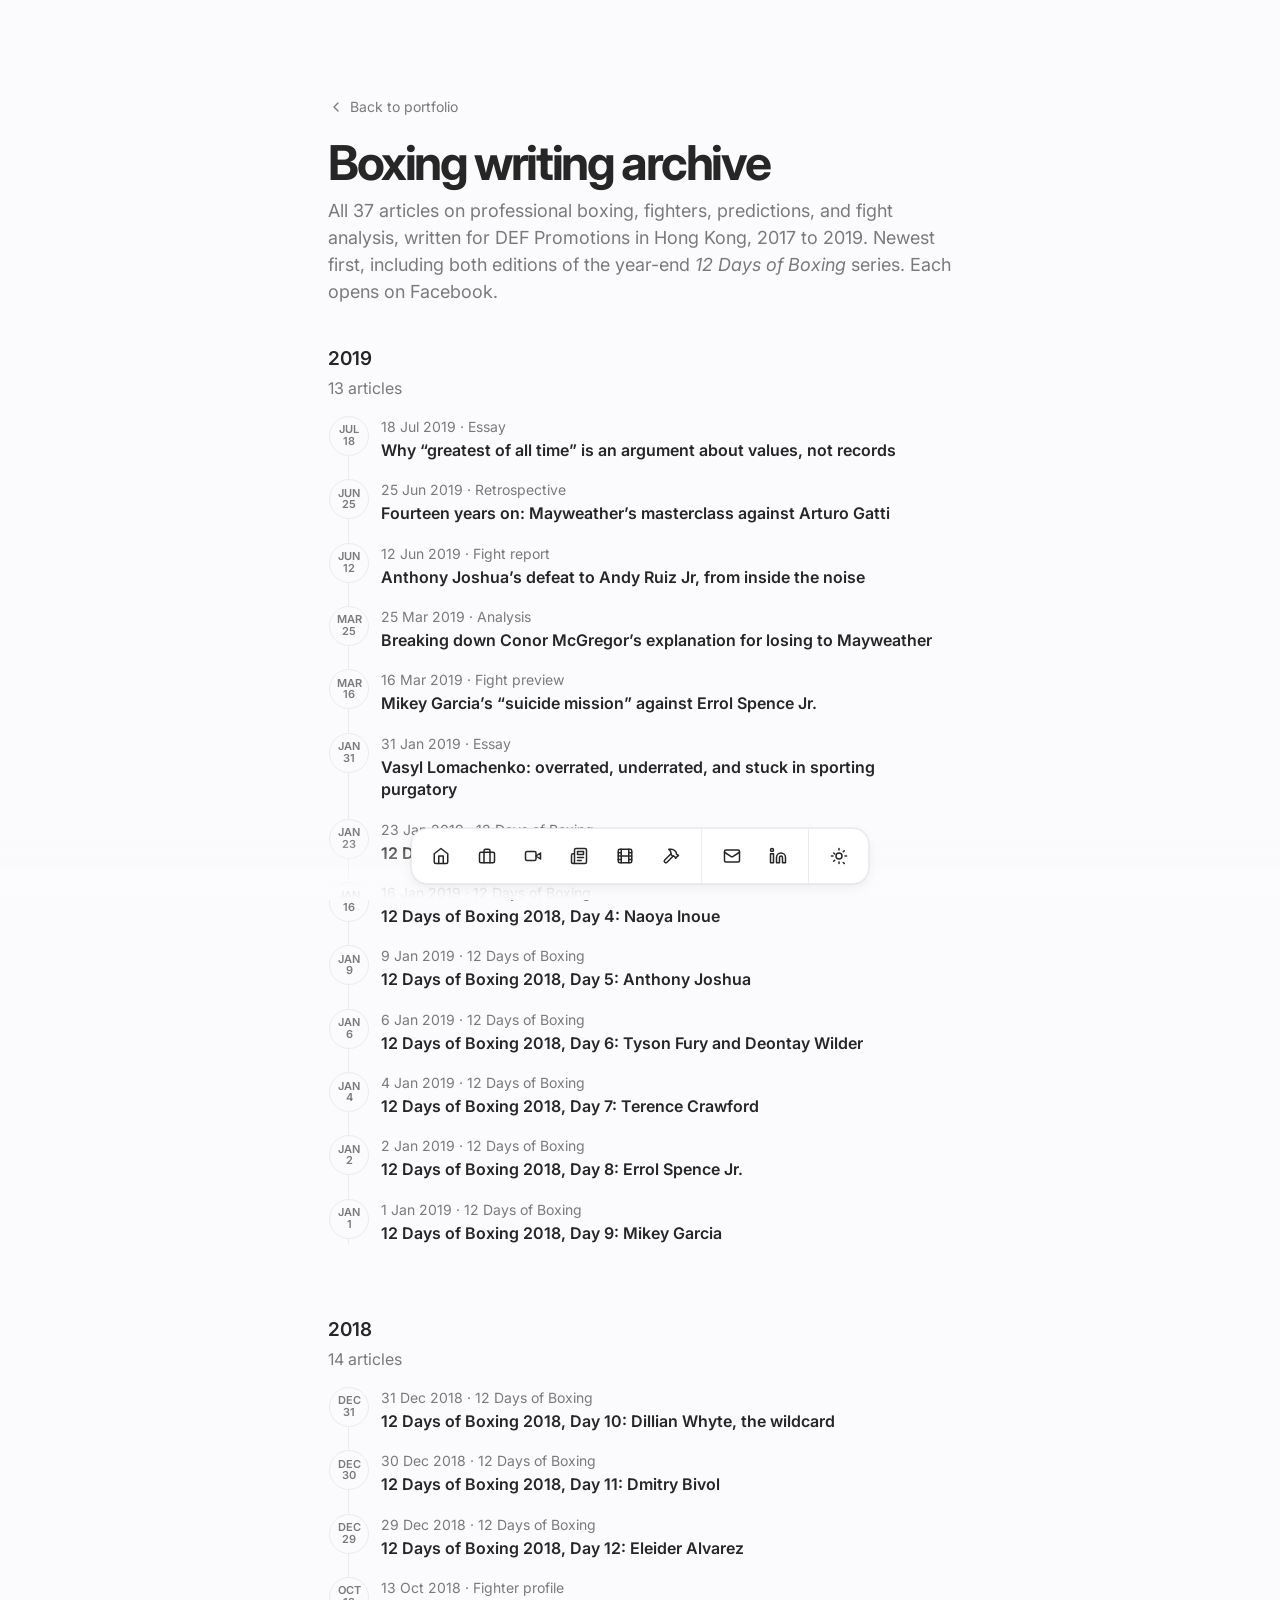
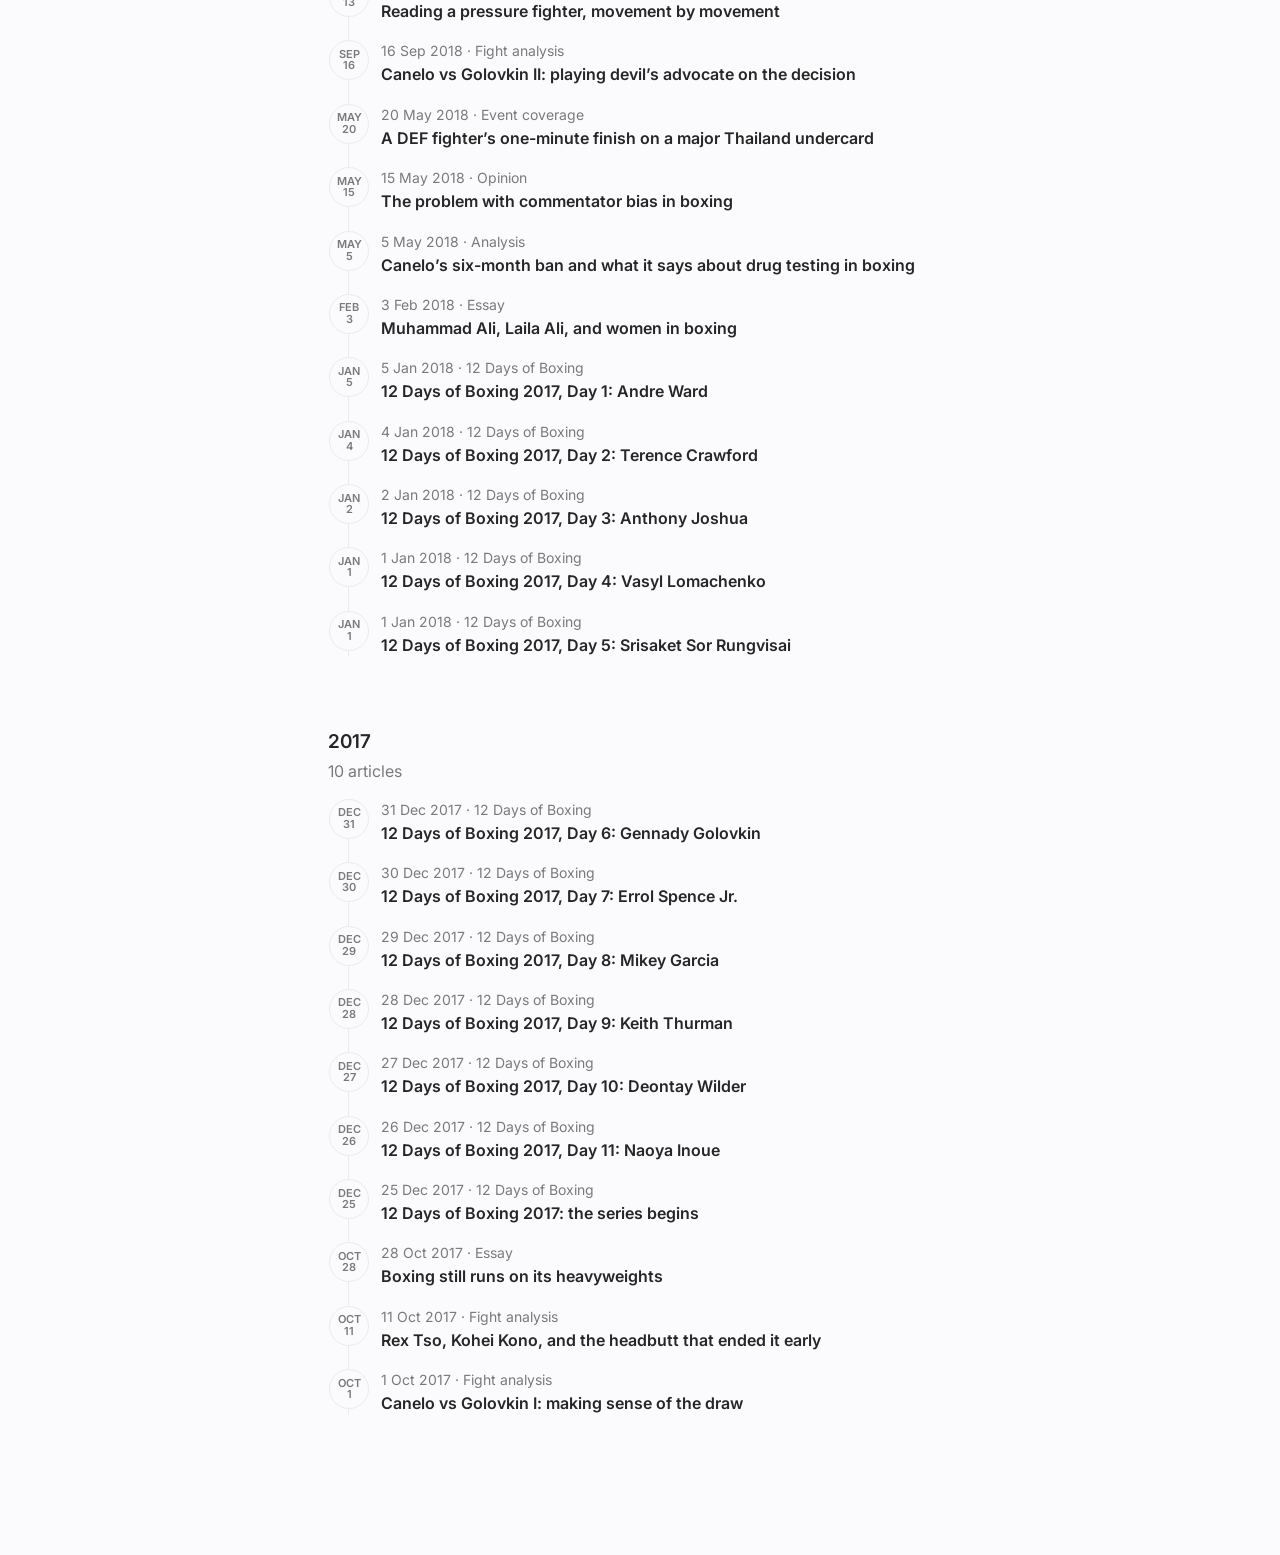
<file: boxing.html>
<!doctype html>
<html lang="en">
<head>
<meta charset="utf-8">
<meta name="viewport" content="width=device-width, initial-scale=1">
<title>Boxing Writing Archive | Irvin Chiu</title>
<meta name="description" content="All 37 boxing articles written by Irvin Chiu for DEF Promotions, Hong Kong, 2017 to 2019.">
<script>
// apply the saved theme before first paint to avoid a flash
(function(){
  try {
    var t = localStorage.getItem('theme');
    if (t === 'dark' || t === 'light') document.documentElement.setAttribute('data-theme', t);
  } catch (e) {}
})();
</script>
<link rel="preconnect" href="https://fonts.googleapis.com">
<link rel="preconnect" href="https://fonts.gstatic.com" crossorigin>
<link href="https://fonts.googleapis.com/css2?family=Inter:wght@400;500;600;700&display=swap" rel="stylesheet">
<link rel="icon" href="favicon.svg" type="image/svg+xml">
<link rel="icon" href="favicon-32.png" sizes="32x32" type="image/png">
<link rel="apple-touch-icon" href="apple-touch-icon.png">
<link rel="stylesheet" href="styles.css">
</head>
<body>

<main id="top">
  <section class="archive-head">
    <a class="back bf" href="index.html#writing"><svg viewBox="0 0 24 24" fill="none" stroke="currentColor" stroke-width="2" stroke-linecap="round" stroke-linejoin="round"><path d="m15 18-6-6 6-6"/></svg>Back to portfolio</a>
    <h1 class="bf" style="--d:.05s">Boxing writing archive</h1>
    <p class="bf" style="--d:.1s">All 37 articles on professional boxing, fighters, predictions, and fight analysis,
    written for DEF Promotions in Hong Kong, 2017 to 2019. Newest first, including both editions of the year-end <em>12 Days of Boxing</em> series. Each opens on Facebook.</p>
  </section>

  <section class="season">
    <h3 class="bf">2019</h3>
    <div class="sub bf">13 articles</div>
    <ul class="timeline">
        <li class="bf"><span class="dot">JUL<br>18</span><time>18 Jul 2019 · Essay</time><a href="https://www.facebook.com/defpromotionshk/posts/2340387839534576">Why &ldquo;greatest of all time&rdquo; is an argument about values, not records</a></li>
        <li class="bf"><span class="dot">JUN<br>25</span><time>25 Jun 2019 · Retrospective</time><a href="https://www.facebook.com/defpromotionshk/posts/2324136434493050">Fourteen years on: Mayweather&rsquo;s masterclass against Arturo Gatti</a></li>
        <li class="bf"><span class="dot">JUN<br>12</span><time>12 Jun 2019 · Fight report</time><a href="https://www.facebook.com/defpromotionshk/posts/2313684732204887">Anthony Joshua&rsquo;s defeat to Andy Ruiz Jr, from inside the noise</a></li>
        <li class="bf"><span class="dot">MAR<br>25</span><time>25 Mar 2019 · Analysis</time><a href="https://www.facebook.com/defpromotionshk/posts/2262193027354058">Breaking down Conor McGregor&rsquo;s explanation for losing to Mayweather</a></li>
        <li class="bf"><span class="dot">MAR<br>16</span><time>16 Mar 2019 · Fight preview</time><a href="https://www.facebook.com/defpromotionshk/posts/2256764441230250">Mikey Garcia&rsquo;s &ldquo;suicide mission&rdquo; against Errol Spence Jr.</a></li>
        <li class="bf"><span class="dot">JAN<br>31</span><time>31 Jan 2019 · Essay</time><a href="https://www.facebook.com/defpromotionshk/posts/2230435537196474">Vasyl Lomachenko: overrated, underrated, and stuck in sporting purgatory</a></li>
        <li class="bf"><span class="dot">JAN<br>23</span><time>23 Jan 2019 · 12 Days of Boxing</time><a href="https://www.facebook.com/defpromotionshk/posts/2226236464283048">12 Days of Boxing 2018, Day 3: Canelo Alvarez</a></li>
        <li class="bf"><span class="dot">JAN<br>16</span><time>16 Jan 2019 · 12 Days of Boxing</time><a href="https://www.facebook.com/defpromotionshk/posts/2221650928074935">12 Days of Boxing 2018, Day 4: Naoya Inoue</a></li>
        <li class="bf"><span class="dot">JAN<br>9</span><time>9 Jan 2019 · 12 Days of Boxing</time><a href="https://www.facebook.com/defpromotionshk/posts/2217426078497420">12 Days of Boxing 2018, Day 5: Anthony Joshua</a></li>
        <li class="bf"><span class="dot">JAN<br>6</span><time>6 Jan 2019 · 12 Days of Boxing</time><a href="https://www.facebook.com/defpromotionshk/posts/2215577562015605">12 Days of Boxing 2018, Day 6: Tyson Fury and Deontay Wilder</a></li>
        <li class="bf"><span class="dot">JAN<br>4</span><time>4 Jan 2019 · 12 Days of Boxing</time><a href="https://www.facebook.com/defpromotionshk/posts/2214387558801272">12 Days of Boxing 2018, Day 7: Terence Crawford</a></li>
        <li class="bf"><span class="dot">JAN<br>2</span><time>2 Jan 2019 · 12 Days of Boxing</time><a href="https://www.facebook.com/defpromotionshk/posts/2213280178912010">12 Days of Boxing 2018, Day 8: Errol Spence Jr.</a></li>
        <li class="bf"><span class="dot">JAN<br>1</span><time>1 Jan 2019 · 12 Days of Boxing</time><a href="https://www.facebook.com/defpromotionshk/posts/2212662948973733">12 Days of Boxing 2018, Day 9: Mikey Garcia</a></li>
    </ul>
  </section>

  <section class="season">
    <h3 class="bf">2018</h3>
    <div class="sub bf">14 articles</div>
    <ul class="timeline">
        <li class="bf"><span class="dot">DEC<br>31</span><time>31 Dec 2018 · 12 Days of Boxing</time><a href="https://www.facebook.com/defpromotionshk/posts/2211594885747206">12 Days of Boxing 2018, Day 10: Dillian Whyte, the wildcard</a></li>
        <li class="bf"><span class="dot">DEC<br>30</span><time>30 Dec 2018 · 12 Days of Boxing</time><a href="https://www.facebook.com/defpromotionshk/posts/2210998692473492">12 Days of Boxing 2018, Day 11: Dmitry Bivol</a></li>
        <li class="bf"><span class="dot">DEC<br>29</span><time>29 Dec 2018 · 12 Days of Boxing</time><a href="https://www.facebook.com/defpromotionshk/posts/2210406159199412">12 Days of Boxing 2018, Day 12: Eleider Alvarez</a></li>
        <li class="bf"><span class="dot">OCT<br>13</span><time>13 Oct 2018 · Fighter profile</time><a href="https://www.facebook.com/defpromotionshk/posts/2165475387025823">Reading a pressure fighter, movement by movement</a></li>
        <li class="bf"><span class="dot">SEP<br>16</span><time>16 Sep 2018 · Fight analysis</time><a href="https://www.facebook.com/defpromotionshk/posts/2152259141680781">Canelo vs Golovkin II: playing devil&rsquo;s advocate on the decision</a></li>
        <li class="bf"><span class="dot">MAY<br>20</span><time>20 May 2018 · Event coverage</time><a href="https://www.facebook.com/defpromotionshk/videos/2053446924895337/">A DEF fighter&rsquo;s one-minute finish on a major Thailand undercard</a></li>
        <li class="bf"><span class="dot">MAY<br>15</span><time>15 May 2018 · Opinion</time><a href="https://www.facebook.com/defpromotionshk/posts/2050914525148577">The problem with commentator bias in boxing</a></li>
        <li class="bf"><span class="dot">MAY<br>5</span><time>5 May 2018 · Analysis</time><a href="https://www.facebook.com/defpromotionshk/posts/2046081438965219">Canelo&rsquo;s six-month ban and what it says about drug testing in boxing</a></li>
        <li class="bf"><span class="dot">FEB<br>3</span><time>3 Feb 2018 · Essay</time><a href="https://www.facebook.com/defpromotionshk/posts/2001072613466102">Muhammad Ali, Laila Ali, and women in boxing</a></li>
        <li class="bf"><span class="dot">JAN<br>5</span><time>5 Jan 2018 · 12 Days of Boxing</time><a href="https://www.facebook.com/defpromotionshk/posts/1986388244934539">12 Days of Boxing 2017, Day 1: Andre Ward</a></li>
        <li class="bf"><span class="dot">JAN<br>4</span><time>4 Jan 2018 · 12 Days of Boxing</time><a href="https://www.facebook.com/defpromotionshk/posts/1985917564981607">12 Days of Boxing 2017, Day 2: Terence Crawford</a></li>
        <li class="bf"><span class="dot">JAN<br>2</span><time>2 Jan 2018 · 12 Days of Boxing</time><a href="https://www.facebook.com/defpromotionshk/posts/1985404825032881">12 Days of Boxing 2017, Day 3: Anthony Joshua</a></li>
        <li class="bf"><span class="dot">JAN<br>1</span><time>1 Jan 2018 · 12 Days of Boxing</time><a href="https://www.facebook.com/defpromotionshk/posts/1984987931741237">12 Days of Boxing 2017, Day 4: Vasyl Lomachenko</a></li>
        <li class="bf"><span class="dot">JAN<br>1</span><time>1 Jan 2018 · 12 Days of Boxing</time><a href="https://www.facebook.com/defpromotionshk/posts/1984547558451941">12 Days of Boxing 2017, Day 5: Srisaket Sor Rungvisai</a></li>
    </ul>
  </section>

  <section class="season">
    <h3 class="bf">2017</h3>
    <div class="sub bf">10 articles</div>
    <ul class="timeline">
        <li class="bf"><span class="dot">DEC<br>31</span><time>31 Dec 2017 · 12 Days of Boxing</time><a href="https://www.facebook.com/defpromotionshk/posts/1983961465177217">12 Days of Boxing 2017, Day 6: Gennady Golovkin</a></li>
        <li class="bf"><span class="dot">DEC<br>30</span><time>30 Dec 2017 · 12 Days of Boxing</time><a href="https://www.facebook.com/defpromotionshk/posts/1983533345220029">12 Days of Boxing 2017, Day 7: Errol Spence Jr.</a></li>
        <li class="bf"><span class="dot">DEC<br>29</span><time>29 Dec 2017 · 12 Days of Boxing</time><a href="https://www.facebook.com/defpromotionshk/posts/1983125031927527">12 Days of Boxing 2017, Day 8: Mikey Garcia</a></li>
        <li class="bf"><span class="dot">DEC<br>28</span><time>28 Dec 2017 · 12 Days of Boxing</time><a href="https://www.facebook.com/defpromotionshk/posts/1982673258639371">12 Days of Boxing 2017, Day 9: Keith Thurman</a></li>
        <li class="bf"><span class="dot">DEC<br>27</span><time>27 Dec 2017 · 12 Days of Boxing</time><a href="https://www.facebook.com/defpromotionshk/posts/1982275568679140">12 Days of Boxing 2017, Day 10: Deontay Wilder</a></li>
        <li class="bf"><span class="dot">DEC<br>26</span><time>26 Dec 2017 · 12 Days of Boxing</time><a href="https://www.facebook.com/defpromotionshk/posts/1981826968724000">12 Days of Boxing 2017, Day 11: Naoya Inoue</a></li>
        <li class="bf"><span class="dot">DEC<br>25</span><time>25 Dec 2017 · 12 Days of Boxing</time><a href="https://www.facebook.com/defpromotionshk/posts/1981475538759143">12 Days of Boxing 2017: the series begins</a></li>
        <li class="bf"><span class="dot">OCT<br>28</span><time>28 Oct 2017 · Essay</time><a href="https://www.facebook.com/defpromotionshk/posts/1954164738156890">Boxing still runs on its heavyweights</a></li>
        <li class="bf"><span class="dot">OCT<br>11</span><time>11 Oct 2017 · Fight analysis</time><a href="https://www.facebook.com/defpromotionshk/posts/1946494005590630">Rex Tso, Kohei Kono, and the headbutt that ended it early</a></li>
        <li class="bf"><span class="dot">OCT<br>1</span><time>1 Oct 2017 · Fight analysis</time><a href="https://www.facebook.com/defpromotionshk/posts/1942253439348020">Canelo vs Golovkin I: making sense of the draw</a></li>
    </ul>
  </section>
</main>

<!-- Dock -->
<div class="dock-fade" aria-hidden="true"></div>
<div class="dock-wrap">
  <nav class="dock" aria-label="Site">
    <a href="index.html" data-tip="Home" aria-label="Home"><svg viewBox="0 0 24 24" fill="none" stroke="currentColor" stroke-width="2" stroke-linecap="round" stroke-linejoin="round"><path d="m3 9 9-7 9 7v11a2 2 0 0 1-2 2H5a2 2 0 0 1-2-2z"/><polyline points="9 22 9 12 15 12 15 22"/></svg></a>
    <a href="index.html#work" data-tip="Selected work" aria-label="Selected work"><svg viewBox="0 0 24 24" fill="none" stroke="currentColor" stroke-width="2" stroke-linecap="round" stroke-linejoin="round"><rect width="20" height="14" x="2" y="7" rx="2"/><path d="M16 21V5a2 2 0 0 0-2-2h-4a2 2 0 0 0-2 2v16"/></svg></a>
    <a href="index.html#broadcast" data-tip="Broadcast" aria-label="Broadcast"><svg viewBox="0 0 24 24" fill="none" stroke="currentColor" stroke-width="2" stroke-linecap="round" stroke-linejoin="round"><path d="m22 8-6 4 6 4V8Z"/><rect width="14" height="12" x="2" y="6" rx="2"/></svg></a>
    <a href="index.html#articles" data-tip="Articles" aria-label="Articles"><svg viewBox="0 0 24 24" fill="none" stroke="currentColor" stroke-width="2" stroke-linecap="round" stroke-linejoin="round"><path d="M4 22h16a2 2 0 0 0 2-2V4a2 2 0 0 0-2-2H8a2 2 0 0 0-2 2v16a2 2 0 0 1-2 2Zm0 0a2 2 0 0 1-2-2v-9c0-1.1.9-2 2-2h2"/><path d="M18 14h-8"/><path d="M15 18h-5"/><path d="M10 6h8v4h-8V6Z"/></svg></a>
    <a href="index.html#def" data-tip="Boxing" aria-label="Boxing"><svg viewBox="0 0 24 24" fill="none" stroke="currentColor" stroke-width="2" stroke-linecap="round" stroke-linejoin="round"><rect width="18" height="18" x="3" y="3" rx="2"/><path d="M7 3v18M3 7.5h4M3 12h18M3 16.5h4M17 3v18M17 7.5h4M17 16.5h4"/></svg></a>
    <a href="index.html#development" data-tip="Under Development" aria-label="Under Development"><svg viewBox="0 0 24 24" fill="none" stroke="currentColor" stroke-width="2" stroke-linecap="round" stroke-linejoin="round"><path d="m15 12-8.373 8.373a1 1 0 1 1-3-3L12 9"/><path d="m18 15 4-4"/><path d="m21.5 11.5-1.914-1.914A2 2 0 0 1 19 8.172V7l-2.26-2.26a6 6 0 0 0-4.202-1.756L9 2.96l.92.82A6.18 6.18 0 0 1 12 8.4V10l2 2h1.172a2 2 0 0 1 1.414.586L18.5 14.5"/></svg></a>
    <span class="sep" aria-hidden="true"></span>
    <a href="mailto:irvinchiu.yf@gmail.com" data-tip="Email" aria-label="Email"><svg viewBox="0 0 24 24" fill="none" stroke="currentColor" stroke-width="2" stroke-linecap="round" stroke-linejoin="round"><rect width="20" height="16" x="2" y="4" rx="2"/><path d="m22 7-8.97 5.7a1.94 1.94 0 0 1-2.06 0L2 7"/></svg></a>
    <a href="https://www.linkedin.com/in/irvinchiu/" data-tip="LinkedIn" aria-label="LinkedIn"><svg viewBox="0 0 24 24" fill="none" stroke="currentColor" stroke-width="2" stroke-linecap="round" stroke-linejoin="round"><path d="M16 8a6 6 0 0 1 6 6v7h-4v-7a2 2 0 0 0-2-2 2 2 0 0 0-2 2v7h-4v-7a6 6 0 0 1 6-6z"/><rect width="4" height="12" x="2" y="9"/><circle cx="4" cy="4" r="2"/></svg></a>
    <span class="sep" aria-hidden="true"></span>
    <button id="theme" type="button" data-tip="Theme" aria-label="Toggle theme">
      <svg class="icon-sun" viewBox="0 0 24 24" fill="none" stroke="currentColor" stroke-width="2" stroke-linecap="round" stroke-linejoin="round"><circle cx="12" cy="12" r="4"/><path d="M12 2v2M12 20v2m-7.07-14.07 1.41 1.41m11.32 11.32 1.41 1.41M2 12h2m16 0h2M6.34 17.66l-1.41 1.41M19.07 4.93l-1.41 1.41"/></svg>
      <svg class="icon-moon" viewBox="0 0 24 24" fill="none" stroke="currentColor" stroke-width="2" stroke-linecap="round" stroke-linejoin="round"><path d="M12 3a6 6 0 0 0 9 9 9 9 0 1 1-9-9Z"/></svg>
    </button>
  </nav>
</div>

<script>
function isDark(){
  var t = document.documentElement.getAttribute('data-theme');
  if (t) return t === 'dark';
  return !!(window.matchMedia && window.matchMedia('(prefers-color-scheme: dark)').matches);
}
(function(){
  var reduce = window.matchMedia && window.matchMedia('(prefers-reduced-motion: reduce)').matches;
  document.getElementById('theme').addEventListener('click', function(){
    var next = isDark() ? 'light' : 'dark';
    document.documentElement.setAttribute('data-theme', next);
    try { localStorage.setItem('theme', next); } catch (e) {}
  });
})();
</script>
</body>
</html>
</file>
<file: styles.css>
:root{
  --bg:#fbfbfd; --fg:#262626; --fg-2:#404040; --muted:#7a7a7a;
  --border:#ebebeb; --secondary:#f4f4f4; --secondary-fg:#333333;
  --primary:#2b2b2b; --primary-fg:#fafafa;
  --card:#ffffff; --soft:#f6f6f6; --dock:rgba(255,255,255,.75);
  --shadow:0 0 0 1px rgba(0,0,0,.04),0 4px 12px rgba(0,0,0,.06);
  color-scheme:light;
}
@media (prefers-color-scheme: dark){
  :root:not([data-theme="light"]){
    --bg:#111111; --fg:#ededed; --fg-2:#d4d4d4; --muted:#a3a3a3;
    --border:#262626; --secondary:#1f1f1f; --secondary-fg:#ededed;
    --primary:#ededed; --primary-fg:#171717;
    --card:#141414; --soft:#181818; --dock:rgba(17,17,17,.72);
    --shadow:0 0 0 1px rgba(255,255,255,.06);
    color-scheme:dark;
  }
}
:root[data-theme="dark"]{
  --bg:#111111; --fg:#ededed; --fg-2:#d4d4d4; --muted:#a3a3a3;
  --border:#262626; --secondary:#1f1f1f; --secondary-fg:#ededed;
  --primary:#ededed; --primary-fg:#171717;
  --card:#141414; --soft:#181818; --dock:rgba(17,17,17,.72);
  --shadow:0 0 0 1px rgba(255,255,255,.06);
  color-scheme:dark;
}

*{box-sizing:border-box}
html{-webkit-text-size-adjust:100%}
body{
  margin:0;background:var(--bg);color:var(--fg);
  font-family:Inter,ui-sans-serif,system-ui,-apple-system,"Segoe UI",Roboto,sans-serif;
  font-size:16px;line-height:1.5;-webkit-font-smoothing:antialiased;
  transition:background-color .2s,color .2s;
}
a{color:inherit}
img{display:block;max-width:100%}

main{max-width:672px;margin:0 auto;padding:48px 24px 140px;display:flex;flex-direction:column;gap:40px}
@media (min-width:640px){main{padding-top:96px}}
section{scroll-margin-top:32px}

h2.sec{font-size:20px;font-weight:700;margin:0 0 12px;letter-spacing:-.01em}
.muted{color:var(--muted)}
.prose{color:var(--muted);font-size:14px;line-height:1.65}
.prose p{margin:0 0 10px}
.prose a{color:var(--fg);text-underline-offset:3px}

/* ---------- hero ---------- */
.hero{display:flex;gap:16px;justify-content:space-between;align-items:center}
.hero h1{font-size:32px;font-weight:700;letter-spacing:-.05em;line-height:1.1;margin:0}
@media (min-width:640px){.hero h1{font-size:48px}}
@media (min-width:1280px){.hero h1{font-size:60px}}
.hero p{margin:10px 0 0;max-width:600px}
@media (min-width:768px){.hero p{font-size:20px}}
.avatar{
  flex:none;width:112px;height:112px;border-radius:50%;border:1px solid var(--border);
  background:var(--secondary);display:grid;place-items:center;
  font-size:36px;font-weight:600;letter-spacing:-.04em;color:var(--fg);
}
@media (max-width:480px){.avatar{width:80px;height:80px;font-size:26px}}

blockquote.quote{margin:14px 0 0;padding:2px 0 2px 16px;border-left:2px solid var(--border);font-style:italic}
blockquote.quote p{margin:0 0 6px}
.quote-attr{font-size:12px;font-style:normal;color:var(--muted)}

/* ---------- work experience ---------- */
.work{display:flex;flex-direction:column;gap:12px}
.job{display:flex;gap:16px;align-items:flex-start;padding:4px 0;cursor:pointer;background:none;border:0;color:inherit;font:inherit;text-align:left;width:100%}
.logo{
  flex:none;width:48px;height:48px;border-radius:50%;border:1px solid var(--border);
  background:var(--secondary);display:grid;place-items:center;font-size:13px;font-weight:600;
}
.job-body{flex:1;min-width:0}
.job-top{display:flex;justify-content:space-between;gap:8px;align-items:baseline}
.job-name{font-weight:600;font-size:14px;display:inline-flex;align-items:center;gap:6px;flex-wrap:wrap}
@media (min-width:640px){.job-name{font-size:16px}}
.job-date{font-size:12px;color:var(--muted);white-space:nowrap;font-variant-numeric:tabular-nums}
@media (min-width:640px){.job-date{font-size:14px}}
.job-role{font-size:12px;margin-top:2px}
@media (min-width:640px){.job-role{font-size:14px}}
.chev{width:16px;height:16px;opacity:0;transform:translateX(-4px);transition:all .3s ease-out}
.job:hover .chev,.job:focus-visible .chev{opacity:1;transform:translateX(0)}
.job[aria-expanded="true"] .chev{opacity:1;transform:rotate(90deg)}
.job-desc{display:grid;grid-template-rows:0fr;transition:grid-template-rows .35s ease}
.job-desc>div{overflow:hidden;font-size:12px;color:var(--muted);line-height:1.6}
@media (min-width:640px){.job-desc>div{font-size:14px}}
.job-desc>div>p{margin:8px 0 0}
.job[aria-expanded="true"]+.job-desc{grid-template-rows:1fr}
.job-wrap .job-desc{padding-left:64px}

/* ---------- badges ---------- */
.badges{display:flex;flex-wrap:wrap;gap:4px}
.badge{
  display:inline-flex;align-items:center;gap:4px;border-radius:6px;
  padding:2px 10px;font-size:12px;font-weight:600;line-height:1.6;
  background:var(--primary);color:var(--primary-fg);text-decoration:none;
}
.badge.sec{background:var(--secondary);color:var(--secondary-fg);font-size:10px;padding:0 6px;font-weight:500}
.badge svg{width:12px;height:12px}
a.badge:hover{opacity:.85}

/* ---------- section heading block ---------- */
.head-center{text-align:center;display:flex;flex-direction:column;align-items:center;gap:8px;margin-bottom:24px}
.pill{display:inline-block;background:var(--primary);color:var(--primary-fg);border-radius:8px;padding:4px 12px;font-size:14px}
.head-center h2{font-size:30px;font-weight:700;letter-spacing:-.04em;line-height:1.15;margin:0}
@media (min-width:640px){.head-center h2{font-size:48px}}
.head-center p{color:var(--muted);margin:0;max-width:600px}
@media (min-width:768px){.head-center p{font-size:20px;line-height:1.5}}
@media (min-width:1024px){.head-center p{font-size:16px}}
@media (min-width:1280px){.head-center p{font-size:20px}}

/* ---------- cards ---------- */
.grid{display:grid;grid-template-columns:1fr;gap:12px}
.card{
  display:flex;flex-direction:column;border:1px solid var(--border);border-radius:8px;
  background:var(--card);overflow:hidden;transition:box-shadow .3s ease-out;height:100%;
}
.card:hover{box-shadow:0 10px 15px -3px rgba(0,0,0,.08),0 4px 6px -4px rgba(0,0,0,.08)}
.card-body{padding:16px 16px 0;display:flex;flex-direction:column;gap:4px;flex:1}
.card-title{font-weight:600;font-size:16px;letter-spacing:-.01em;line-height:1.3;margin:0}
.card-meta{font-size:12px;color:var(--muted);font-family:ui-sans-serif,system-ui,sans-serif}
.card-desc{font-size:12px;color:var(--muted);line-height:1.6;margin:4px 0 0}
.card-foot{padding:12px 16px 16px;display:flex;flex-wrap:wrap;gap:4px;margin-top:auto}
.card-desc.open{font-style:italic}

/* video facades */
.frame{position:relative;aspect-ratio:16/9;background:#000;overflow:hidden}
.frame img{width:100%;height:100%;object-fit:cover;transition:transform .5s}
.frame iframe{position:absolute;inset:0;width:100%;height:100%;border:0}
.frame.lite{cursor:pointer}
.frame.lite:hover img{transform:scale(1.03)}
.play{position:absolute;left:50%;top:50%;width:52px;height:52px;margin:-26px 0 0 -26px;border-radius:50%;
  background:rgba(9,9,11,.75);border:1px solid rgba(255,255,255,.2)}
.play::after{content:"";position:absolute;left:21px;top:16px;border-style:solid;border-width:10px 0 10px 15px;border-color:transparent transparent transparent #fff}
.frame:focus-visible{outline:2px solid var(--fg);outline-offset:2px}

/* ---------- timeline (articles) ---------- */
.season+.season{margin-top:32px}
.season h3{font-size:16px;font-weight:600;margin:0 0 2px}
.season .sub{font-size:14px;color:var(--muted);margin-bottom:16px}
.timeline{list-style:none;margin:0;padding:0;border-left:1px solid var(--border);margin-left:20px}
.timeline li{position:relative;padding:0 0 18px 32px}
.timeline li:last-child{padding-bottom:0}
.dot{position:absolute;left:-20px;top:0;width:40px;height:40px;border-radius:50%;border:1px solid var(--border);
  background:var(--bg);display:grid;place-items:center;font-size:10px;font-weight:600;text-align:center;line-height:1.05;color:var(--muted)}
.timeline time{display:block;font-size:12px;color:var(--muted)}
.timeline a{display:block;font-weight:600;font-size:14px;line-height:1.4;text-decoration:none;margin-top:2px}
.timeline a:hover{text-decoration:underline;text-underline-offset:3px}

/* quoted post */
.post{margin:0;border:1px solid var(--border);border-radius:12px;padding:16px;background:var(--card)}
.post-head{display:flex;align-items:center;gap:12px}
.post-av{flex:none;width:40px;height:40px;border-radius:50%;background:var(--secondary);border:1px solid var(--border);display:grid;place-items:center;font-size:13px;font-weight:600}
.post-who{flex:1;min-width:0;display:flex;flex-direction:column;font-size:14px;line-height:1.35}
.post-who span{color:var(--muted);font-size:12px}
.post-x{flex:none;width:18px;height:18px;color:var(--fg)}
.post-text{margin:12px 0 0;font-size:15px;line-height:1.6}
.post-text a{color:var(--fg);text-underline-offset:3px}
.post-foot{margin-top:12px;padding-top:12px;border-top:1px solid var(--border);font-size:12px}
.post-foot a{color:var(--muted);text-decoration:none}
.post-foot a:hover{color:var(--fg)}

/* contact */
.contact{text-align:center;padding:24px 0 12px}
.contact a{color:var(--fg);text-underline-offset:3px}

/* ---------- dock ---------- */
.dock-wrap{position:fixed;left:0;right:0;bottom:16px;z-index:30;display:flex;justify-content:center;pointer-events:none}
.dock-fade{position:fixed;left:0;right:0;bottom:0;height:64px;z-index:29;pointer-events:none;
  background:linear-gradient(to top,var(--bg),transparent);}
.dock{
  pointer-events:auto;display:flex;align-items:center;gap:2px;height:56px;padding:0 8px;
  position:relative;isolation:isolate;max-width:calc(100% - 32px);
}
.dock::before{
  content:"";position:absolute;inset:0;z-index:-1;border-radius:16px;
  background:var(--card);
  border:1px solid var(--border);box-shadow:var(--shadow);
  opacity:var(--bgp,1);transform:translate(var(--bgx,0px),var(--bgy,0px)) scale(var(--bgsx,1),var(--bgsy,1));
}
.dock a,.dock button{
  position:relative;display:grid;place-items:center;width:44px;height:44px;border-radius:50%;
  border:0;background:none;color:var(--fg);cursor:pointer;text-decoration:none;
  transition:transform .2s cubic-bezier(.2,.8,.2,1),background-color .2s;
}
.dock a:hover,.dock button:hover{transform:translateY(-4px) scale(1.18);background:var(--secondary)}
.dock a.on{background:var(--secondary)}
.dock svg{width:18px;height:18px}
.dock .sep{width:1px;height:100%;background:var(--border);margin:0 6px}
.dock [data-tip]::after{
  content:attr(data-tip);position:absolute;bottom:calc(100% + 10px);left:50%;transform:translateX(-50%) translateY(4px);
  background:var(--primary);color:var(--primary-fg);font-size:12px;font-weight:500;white-space:nowrap;
  padding:4px 10px;border-radius:6px;opacity:0;pointer-events:none;transition:all .15s;
}
.dock [data-tip]:hover::after,.dock [data-tip]:focus-visible::after{opacity:1;transform:translateX(-50%) translateY(0)}
@media (max-width:420px){.dock a,.dock button{width:36px;height:36px}.dock .sep{margin:0 3px}}
.icon-moon{display:none}
:root[data-theme="dark"] .icon-sun{display:none}
:root[data-theme="dark"] .icon-moon{display:block}
@media (prefers-color-scheme: dark){
  :root:not([data-theme="light"]) .icon-sun{display:none}
  :root:not([data-theme="light"]) .icon-moon{display:block}
}

/* ---------- hero heading intro (plays once on load) ---------- */
.bt .w{display:inline-block;white-space:nowrap}
.bt .w span{display:inline-block;animation:bt .5s ease-out backwards;white-space:pre}
@keyframes bt{from{opacity:0;filter:blur(8px);transform:translateY(6px)}}
@media (prefers-reduced-motion: reduce){
  .bt .w span{animation:none;opacity:1;filter:none;transform:none}
  .dock a:hover,.dock button:hover{transform:none}
}

/* ---------- archive page ---------- */
.back{display:inline-flex;align-items:center;gap:6px;font-size:14px;color:var(--muted);text-decoration:none}
.back:hover{color:var(--fg)}
.back svg{width:16px;height:16px}
.archive-head h1{font-size:32px;font-weight:700;letter-spacing:-.05em;line-height:1.1;margin:16px 0 8px}
@media (min-width:640px){.archive-head h1{font-size:48px}}
.archive-head p{margin:0;color:var(--muted)}
@media (min-width:768px){.archive-head p{font-size:18px}}

/* ================= sidebar layout (home page) ================= */
.layout{max-width:1160px;margin:0 auto}
.has-aside main{margin:0 auto;padding:0 24px 140px;max-width:672px}
.side{padding:48px 24px 40px;max-width:672px;margin:0 auto}
.side-nav{display:none;gap:4px;margin-bottom:24px}
.side-nav a{font-size:14px;color:var(--fg-2);text-decoration:none;padding:3px 8px;border-radius:6px;transition:background .2s}
.side-nav a:hover,.side-nav a.on{background:var(--secondary)}
.side h1{font-size:34px;font-weight:600;letter-spacing:-.045em;line-height:1.08;margin:0;color:var(--fg)}
.side-bottom{margin-top:28px}
.side-name{font-size:22px;font-weight:500;letter-spacing:-.02em;color:var(--fg)}
.side-role{font-size:14px;color:var(--muted);margin-top:2px}
@media (min-width:1024px){
  .layout{display:grid;grid-template-columns:320px minmax(0,1fr);gap:72px;padding:0 48px}
  .side{position:sticky;top:0;height:100vh;height:100dvh;padding:48px 0;margin:0;display:flex;flex-direction:column;justify-content:space-between}
  .side-nav{display:flex}
  .side h1{font-size:46px}
  .has-aside main{margin:0;padding:48px 0 96px;max-width:none}
  .has-aside .dock-fade{display:none}
}

/* section headings (left aligned) */
.sec-head{margin-bottom:20px}
.sec-head .kicker{display:block;font-size:13px;color:var(--muted);margin-bottom:4px}
.sec-head h2.sec{font-size:24px;font-weight:500;letter-spacing:-.02em;color:var(--fg-2);margin:0}
.sec-head p{margin:8px 0 0;color:var(--muted);font-size:15px;line-height:1.6}
.has-aside main{gap:72px}
.prose{font-size:15px;color:var(--fg-2)}

/* kind words */
.quotes{display:flex;flex-direction:column;gap:12px}
.qcard{margin:0;background:var(--soft);border:1px solid var(--border);border-radius:12px;padding:16px 18px}
.q-head{display:flex;align-items:center;gap:12px}
.q-av{flex:none;width:36px;height:36px;border-radius:8px;background:var(--primary);color:var(--primary-fg);display:grid;place-items:center;font-size:11px;font-weight:600}
.q-who{flex:1;min-width:0;display:flex;flex-direction:column;font-size:14px;line-height:1.35}
.q-who b{font-weight:600;color:var(--fg)}
.q-who span{color:var(--muted);font-size:13px}
.q-x{flex:none;width:16px;height:16px;color:var(--fg)}
.q-x svg{width:16px;height:16px}
.qcard blockquote{margin:14px 0 0;font-size:15px;line-height:1.6;color:var(--fg-2)}
.qcard blockquote a{color:var(--fg);text-underline-offset:3px}
.qcard figcaption{margin-top:12px;font-size:12px}
.qcard figcaption a{color:var(--muted);text-decoration:none}
.qcard figcaption a:hover{color:var(--fg)}

/* experience */
.exp-item{padding:24px 0;border-bottom:1px solid var(--border)}
.exp-item:first-child{padding-top:0}
.exp-item:last-child{border-bottom:0;padding-bottom:0}
.exp-item h3{font-size:17px;font-weight:600;margin:0;color:var(--fg)}
.exp-date{font-size:14px;color:var(--muted);margin-top:2px}
.exp-item p{margin:12px 0;font-size:15px;line-height:1.6;color:var(--fg-2)}
.exp-org{font-size:15px;color:var(--fg)}
.exp-loc{font-size:14px;color:var(--muted)}

/* skills chips */
.chips{display:flex;flex-wrap:wrap;gap:6px}
.chip{background:var(--secondary);border:1px solid var(--border);border-radius:6px;padding:3px 9px;font-size:14px;color:var(--fg-2)}

/* soften cards on the home page */
.has-aside .card{border-radius:12px;background:var(--card)}
.has-aside .card-title{color:var(--fg)}


/* ---------- single colour page ---------- */
html,body{overflow-x:clip}
.has-aside main{gap:0;padding-top:0}
.has-aside main>section{padding:56px 0;scroll-margin-top:24px}
.has-aside main>section:first-child{padding-top:48px}
@media (max-width:480px){.has-aside main>section{padding:40px 0}}
.has-aside main>section .card:hover{box-shadow:none;border-color:var(--muted)}

/* cooking */
.cook{display:flex;flex-direction:column;gap:14px;align-items:flex-start}
.cook p{margin:0;color:var(--muted);font-size:15px;line-height:1.6;max-width:520px}
.cook .card-title{margin-top:10px}
.cook .card-title:first-child{margin-top:0}
.cook-list{margin:0;padding-left:20px;color:var(--muted);font-size:15px;line-height:1.7}
@media (min-width:721px){.cook-list{font-size:16px}}
.badge.lg{font-size:14px;padding:6px 14px;border-radius:8px}
.shot{display:block;margin-top:20px;border:1px solid var(--border);border-radius:12px;overflow:hidden;background:#fff}
.shot img{display:block;width:100%;height:auto;transition:transform .6s}
.shot:hover img{transform:scale(1.015)}
.has-aside .dock-fade{display:none}

/* experience list */
.exp-item .exp-org{margin-top:4px}
.exp-list{margin:14px 0 0;padding-left:18px;font-size:15px;line-height:1.6;color:var(--fg-2)}
.exp-list li{margin:0 0 8px;padding-left:2px}
.exp-list li::marker{color:var(--muted)}

/* ---------- larger type ---------- */
.prose{font-size:17px}
.sec-head .kicker{font-size:15px}
.sec-head h2.sec{font-size:30px}
.sec-head p{font-size:17px}
.side-name{font-size:26px}
.side-role{font-size:16px}
.qcard blockquote{font-size:17px}
.q-who{font-size:16px}.q-who span{font-size:14px}
.qcard figcaption{font-size:14px}
.exp-item h3{font-size:21px}
.exp-item .exp-org{font-size:17px}
.exp-date{font-size:15px}
.exp-list{font-size:17px}
.chip{font-size:16px;padding:5px 12px}
.card-title{font-size:18px}
.card-meta{font-size:14px}
.card-desc{font-size:14.5px}
.badge{font-size:13px}
.badge.sec{font-size:12px;padding:1px 8px}
.season h3{font-size:19px}
.season .sub{font-size:16px}
.timeline time{font-size:14px}
.timeline a{font-size:16px}
.dot{font-size:11px}
.has-aside .card-title{font-size:18px}

/* ---------- explore rows ---------- */
.explore{display:flex;flex-direction:column}
.ex-row{display:grid;grid-template-columns:44px 1fr auto;align-items:baseline;column-gap:16px;padding:24px 0;border-top:1px solid var(--border);color:var(--fg);text-decoration:none}
.ex-row:last-child{border-bottom:1px solid var(--border)}
.ex-num{font-size:15px;color:var(--muted);font-variant-numeric:tabular-nums}
.ex-name{font-size:clamp(32px,5vw,46px);font-weight:600;letter-spacing:-.035em;line-height:1.1}
.ex-arrow{font-size:28px;transition:transform .3s ease-out}
.ex-desc{grid-column:2;font-size:17px;color:var(--muted);margin-top:4px}
.ex-row:hover .ex-arrow{transform:translateX(8px)}


/* ---------- instagram: photo slides left, caption eases in ---------- */
.ig-grid{display:flex;flex-direction:column;gap:48px;margin-top:36px}
.ig-card{--t:1}
.ig-stage{position:relative;aspect-ratio:1.667/1}
.ig-img{position:absolute;top:0;bottom:0;left:calc((1 - var(--t)) * 20%);width:60%;border-radius:16px;overflow:hidden;background:var(--secondary)}
.ig-img img{width:100%;height:100%;object-fit:cover;transition:transform .6s}
.ig-img:hover img{transform:scale(1.03)}
.ig-text{position:absolute;top:0;bottom:0;left:65%;right:0;display:flex;flex-direction:column;justify-content:center;align-items:flex-start;gap:12px;
  opacity:var(--t);transform:translateX(calc((1 - var(--t)) * 32px))}
.ig-card.off .ig-text{pointer-events:none}
.ig-text h3{font-size:22px;font-weight:600;letter-spacing:-.02em;line-height:1.2;margin:0}
.ig-text p{margin:0;font-size:15px;line-height:1.6;color:var(--muted)}
.badge.lg{font-size:14px;padding:6px 14px;border-radius:8px}
@media (max-width:719px){
  .ig-stage{aspect-ratio:auto}
  .ig-img{display:block;position:static;width:100%;aspect-ratio:1/1;border-radius:18px;overflow:hidden;margin-bottom:12px}
  .ig-text{position:static;opacity:1 !important;transform:none !important;pointer-events:auto !important;padding-top:16px}
}

/* ---------- tweaks: smaller explore rows, wider Instagram captions ---------- */
.ex-row{padding:14px 0;grid-template-columns:36px 1fr auto}
.ex-name{font-size:clamp(24px,3.4vw,30px);letter-spacing:-.025em}
.ex-arrow{font-size:20px}
.ex-desc{font-size:15px;margin-top:2px}
.ex-num{font-size:14px}

@media (min-width:720px){
  .ig-grid{width:min(960px,100vw - 48px);margin-left:calc((100% - min(960px,100vw - 48px)) / 2)}
  .ig-stage{aspect-ratio:2/1}
  .ig-img{width:50%;left:calc((1 - var(--t)) * 25%)}
  .ig-text{left:54%}
}
@media (min-width:1024px){
  .ig-grid{width:100%;margin-left:0}
}

/* ---------- round 5 ---------- */
@media (min-width:1024px){ .side{z-index:25} }

/* instagram: bordered photo and caption panel, scrollable caption */
.ig-img{border:1px solid var(--border)}
.ig-text{justify-content:flex-start;gap:12px;padding:22px;border:1px solid var(--border);border-radius:16px;background:var(--card)}
.ig-text h3{flex:none}
.ig-cap{flex:1;min-height:0;width:100%;overflow-y:hidden;padding-right:8px;font-size:15px;line-height:1.6;color:var(--muted);
  scrollbar-width:thin;scrollbar-color:var(--border) transparent}
/* captions never trap the mouse wheel: they only scroll after "Read more" is clicked, and release when the pointer leaves */
.ig-cap.clip{-webkit-mask-image:linear-gradient(to bottom,#000 calc(100% - 40px),transparent);mask-image:linear-gradient(to bottom,#000 calc(100% - 40px),transparent)}
.ig-cap.scroll{overflow-y:auto;-webkit-mask-image:none;mask-image:none;overscroll-behavior:contain}
.ig-more{flex:none;align-self:flex-start;background:none;border:0;padding:0;margin:-4px 0 0;color:var(--muted);font:inherit;font-size:13px;
  text-decoration:underline;text-underline-offset:3px;cursor:pointer}
.ig-more:hover,.ig-more:focus-visible{color:var(--fg)}
.ig-cap p{margin:0 0 .8em}
.ig-cap:focus-visible{outline:2px solid var(--fg);outline-offset:2px;border-radius:6px}
.ig-text .badge{flex:none}
@media (max-width:719px){ .ig-cap{max-height:280px;flex:none} }

/* ---------- round 6: explore scene, corner block ---------- */
.explore-pin{display:block}
.ex-row{grid-template-columns:68px 1fr auto;align-items:center;column-gap:16px;padding:16px 0}
.ex-ico{grid-row:1 / span 2;width:52px;height:52px;border-radius:14px;display:grid;place-items:center;
  color:var(--fg);background:color-mix(in srgb,var(--secondary) calc(var(--ib,1) * 100%),transparent);
  border:1px solid color-mix(in srgb,var(--border) calc(var(--ib,1) * 100%),transparent)}
.ex-ico svg{width:22px;height:22px}
.ex-name{grid-column:2;grid-row:1;align-self:end}
.ex-arrow{grid-column:3;grid-row:1 / span 2}
.ex-desc{grid-column:2;grid-row:2;align-self:start}
@media (max-width:1023px){ .ex-row{padding:14px 0} }

/* ---------- round 7: caption slides out from under the photo; carousel ---------- */
@media (min-width:720px){
  .ig-img{z-index:2}
  .ig-text{z-index:1;opacity:1;width:46%;right:auto;left:calc(27% + var(--t) * 27%);transform:none;top:0;bottom:0;box-shadow:0 8px 28px rgba(0,0,0,calc(.08 * var(--t)))}
}
.ig-car{position:absolute}
.ig-slides{display:flex;height:100%;overflow-x:auto;scroll-snap-type:x mandatory;scrollbar-width:none;-webkit-overflow-scrolling:touch}
.ig-slides::-webkit-scrollbar{display:none}
.ig-slides a{flex:0 0 100%;height:100%;scroll-snap-align:center}
.ig-slides img{width:100%;height:100%;object-fit:cover;display:block}
.ig-nav{position:absolute;top:50%;transform:translateY(-50%);width:36px;height:36px;border-radius:50%;border:0;
  background:rgba(20,20,20,.55);color:#fff;font-size:24px;line-height:1;cursor:pointer;display:grid;place-items:center;
  opacity:0;transition:opacity .2s}
.ig-prev{left:10px}.ig-next{right:10px}
.ig-car:hover .ig-nav,.ig-nav:focus-visible{opacity:1}
.ig-dots{position:absolute;left:0;right:0;bottom:12px;display:flex;justify-content:center;gap:6px;pointer-events:none}
.ig-dots button{width:7px;height:7px;padding:0;border:0;border-radius:50%;background:rgba(255,255,255,.5);pointer-events:auto;cursor:pointer}
.ig-dots button.on{background:#fff}
@media (max-width:719px){
  .ig-car{position:relative;aspect-ratio:1/1;height:auto}
  .ig-nav{opacity:1}
}
@media (hover:none){ .ig-nav{opacity:1} }

/* No scroll-triggered motion: content is always in place as you scroll. */
@media (min-width:720px){ .ig-text{box-shadow:none} }

.cook p{max-width:640px;font-size:16px}

/* cards without a footer need their own bottom padding */
.card-body:last-child{padding-bottom:18px}
.card-body .badges{margin-top:10px !important}

/* the sidebar column must never swallow clicks meant for the content beside or behind it */
.side{pointer-events:none}
.side a,.side button{pointer-events:auto}
</file>
